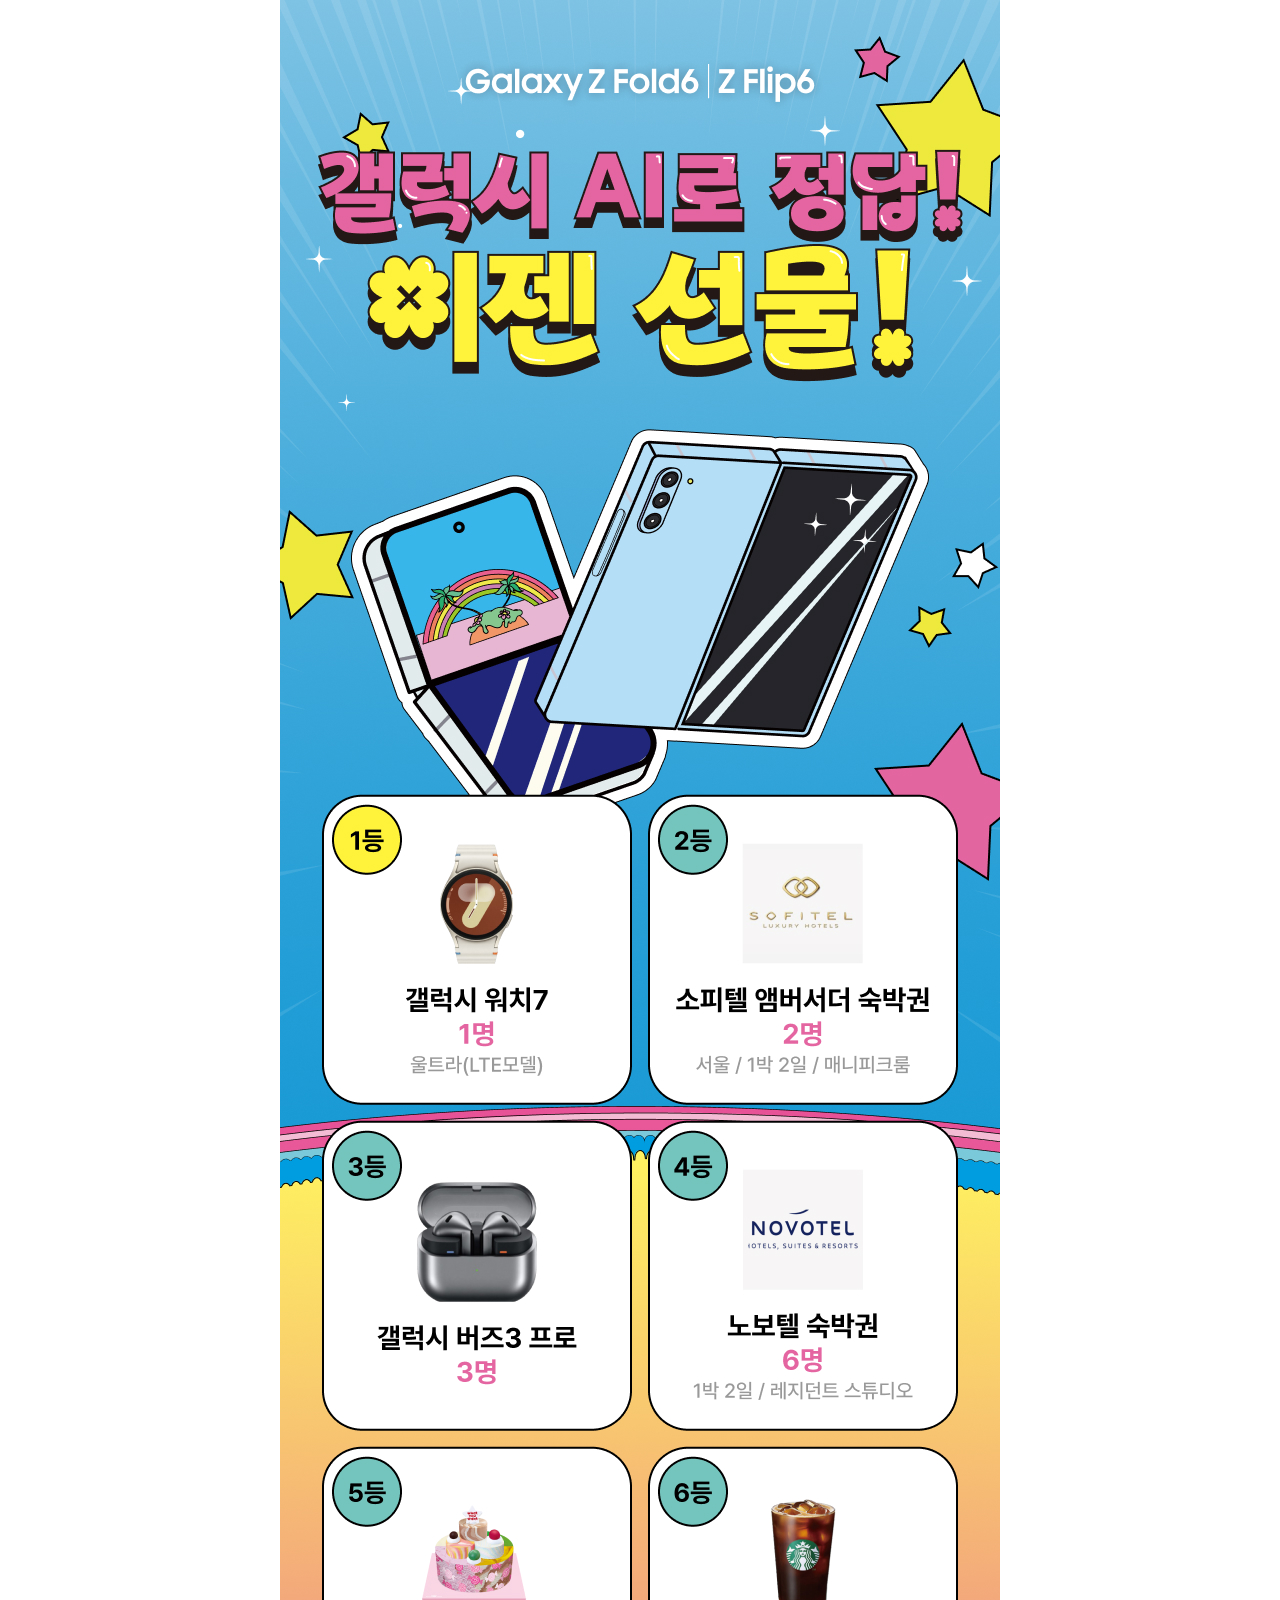
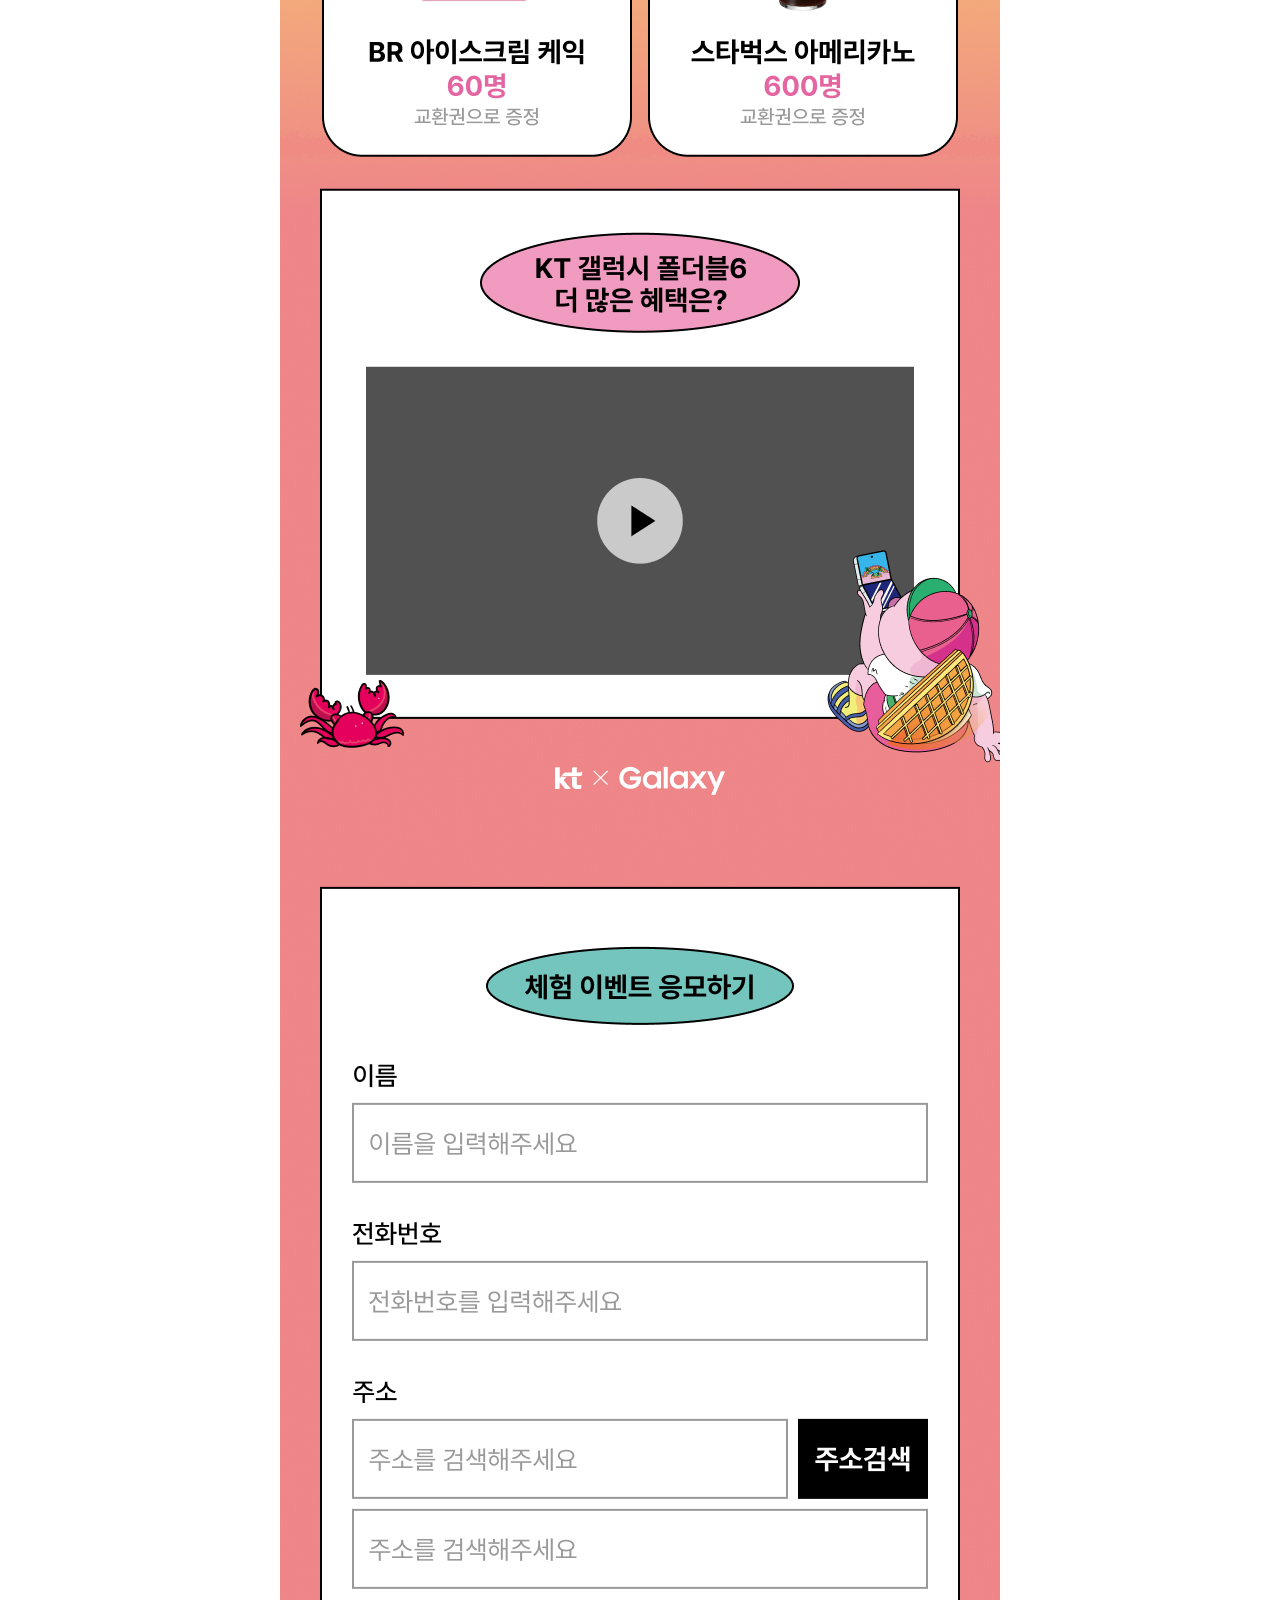
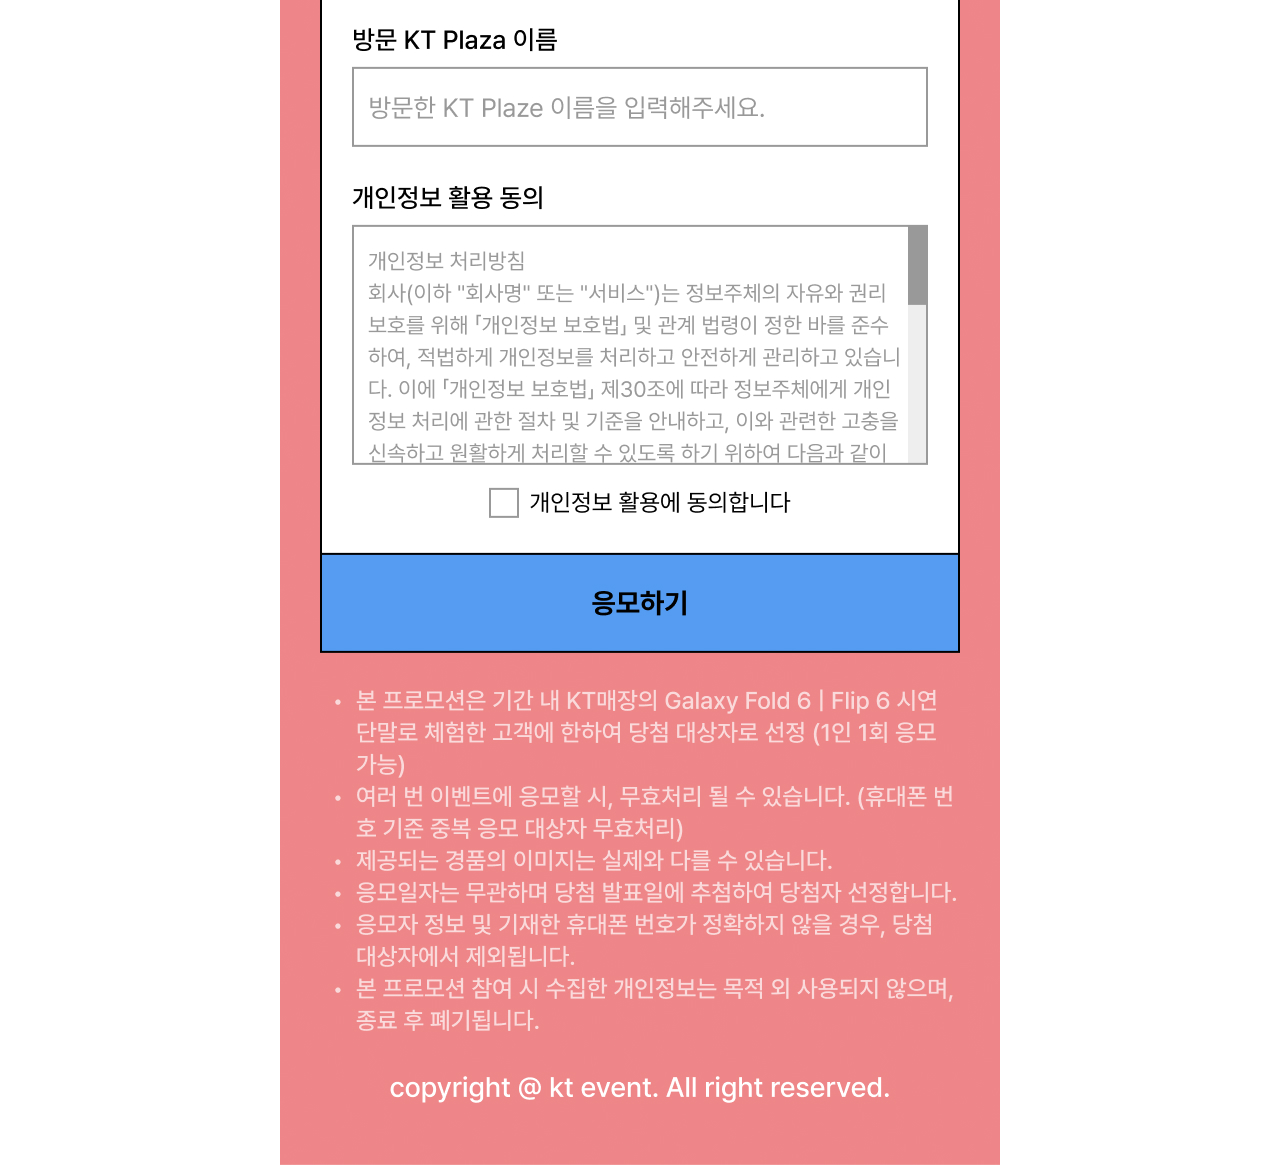
<file: index.html>
<!DOCTYPE html>
<html lang="en">
<head>
    <meta charset="UTF-8">
    <meta name="viewport" content="width=device-width, initial-scale=1.0">
    <title>Document</title>
    <style>
        *{margin: 0; padding: 0;}
        body{display: flex; align-items: center; justify-content: center;}
        img{ width: 100%; max-width: 720px;}
    </style>
</head>
<body>
    <img src="main-1-2.jpg" style="margin: auto;">
</body>
</html>
</file>
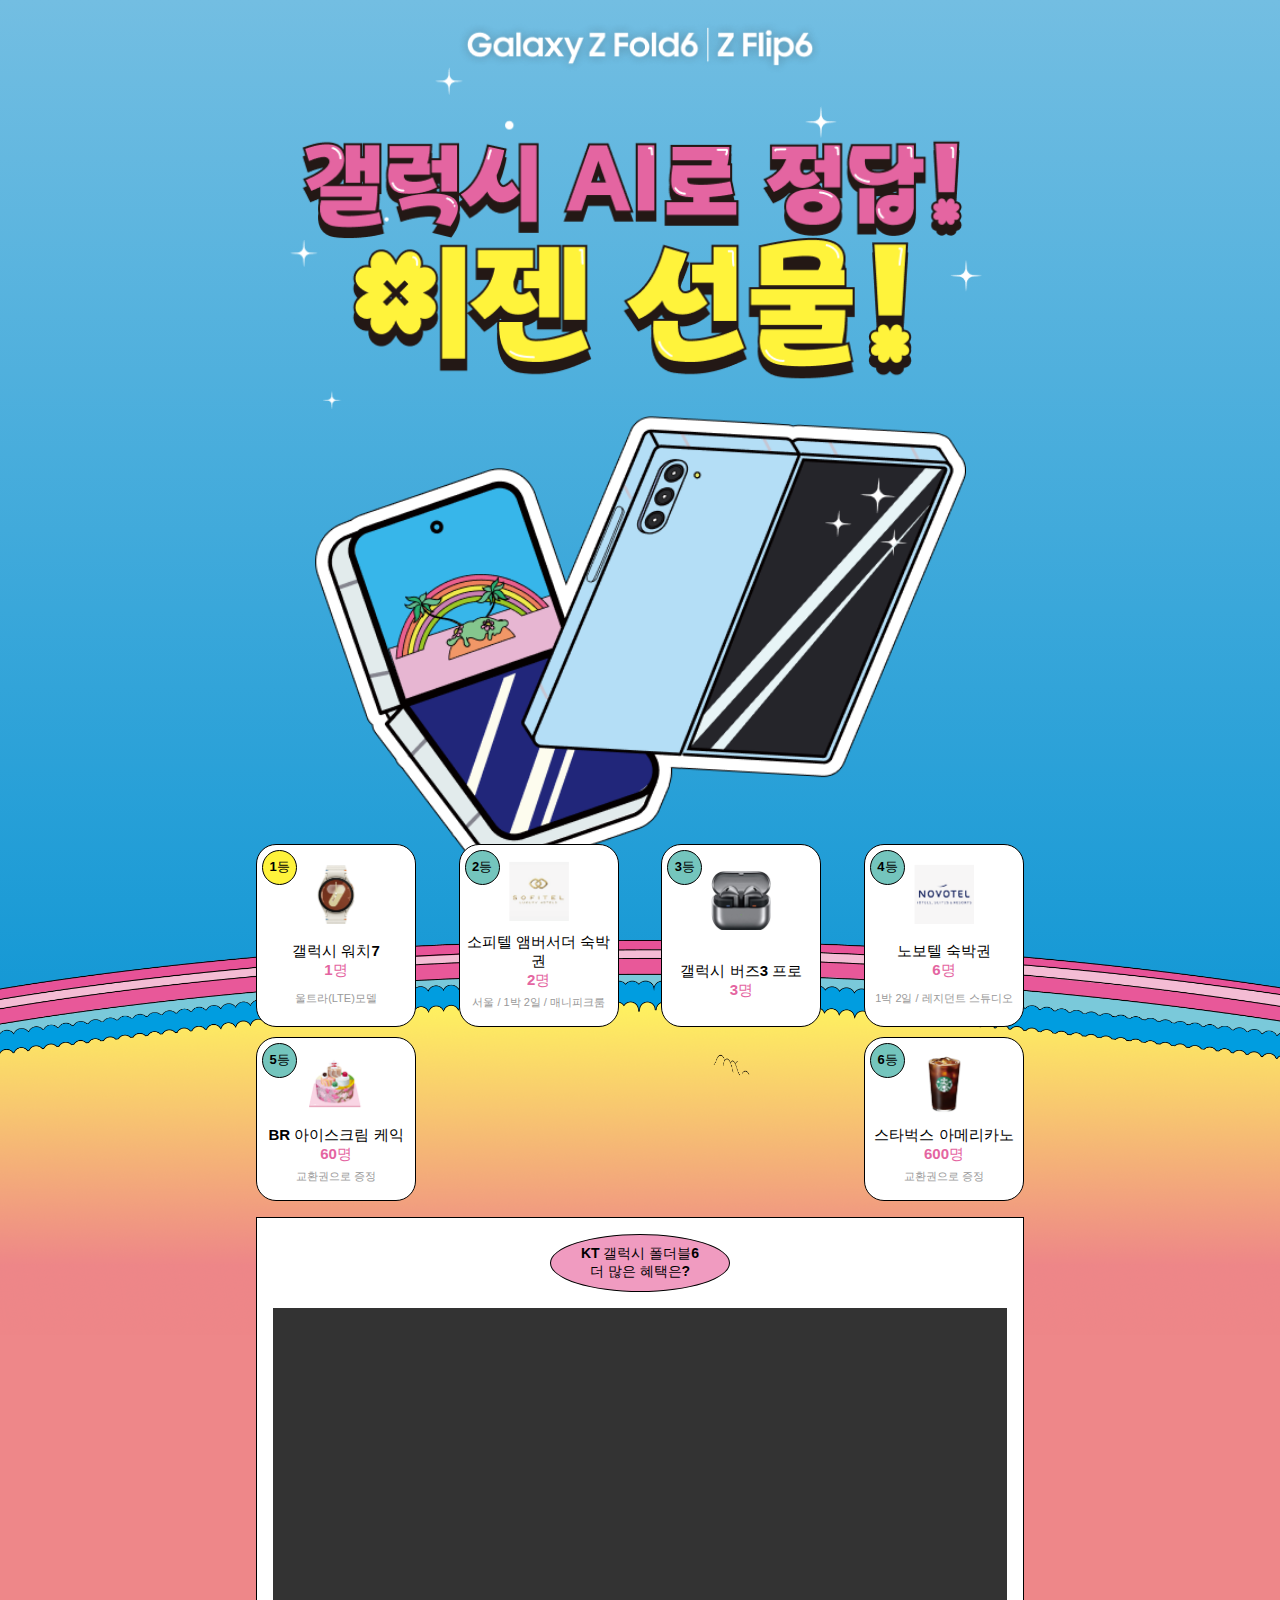
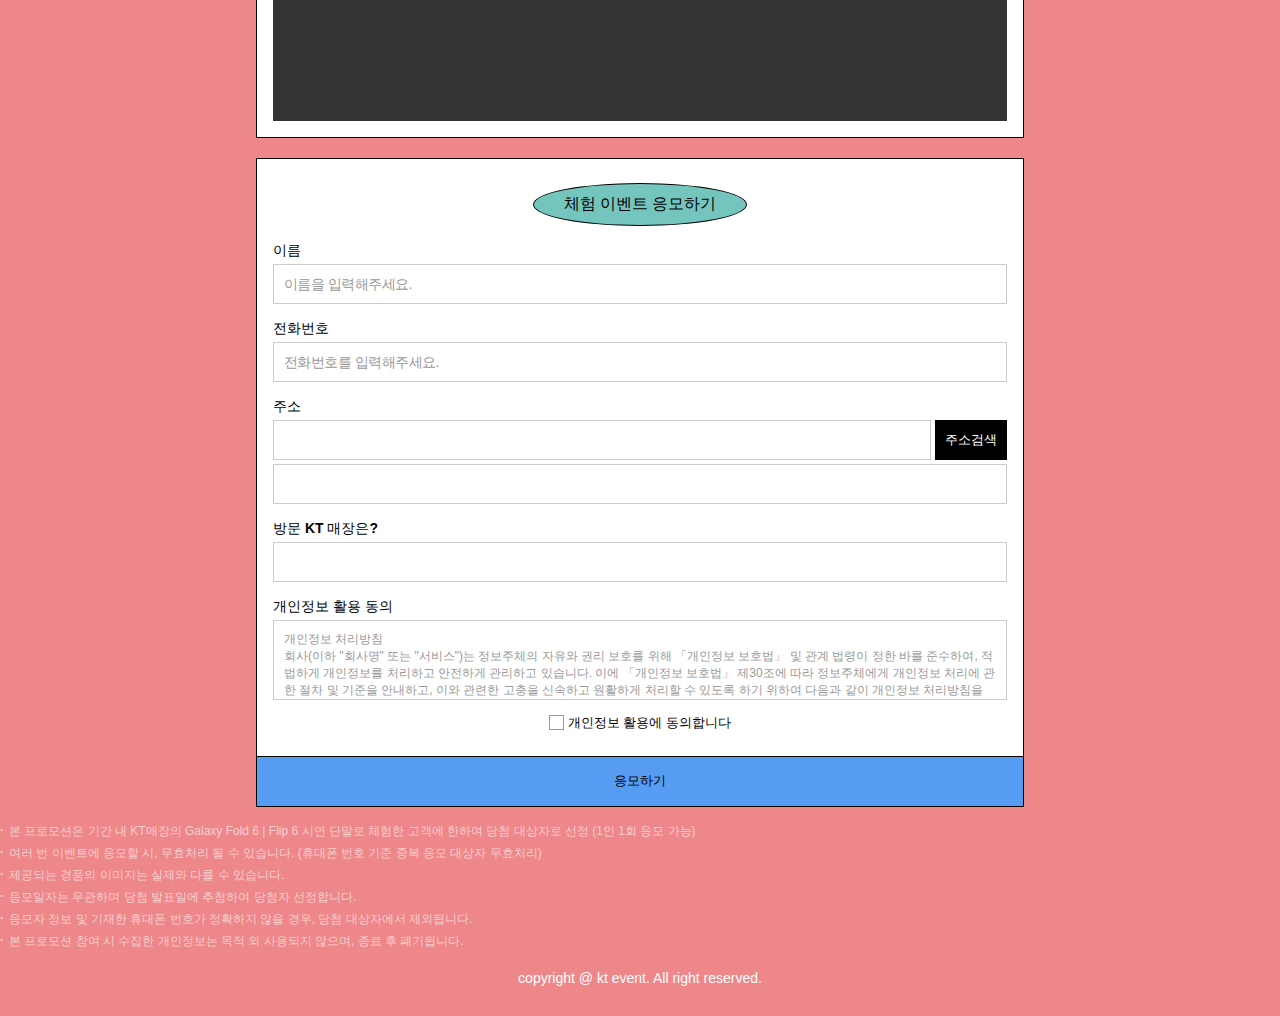
<file: user/index.html>
<!DOCTYPE html>
<html lang="ko">

<head>
    <meta charset="UTF-8">
    <meta name="viewport" content="width=device-width, initial-scale=1.0">
    <title>Document</title>
    <script src="https://code.jquery.com/jquery-3.7.1.js"></script>
    <script src="https://code.jquery.com/jquery-3.6.0.min.js"></script>
    <link rel="stylesheet" href="css/style.css">
    <script src="js/script.js"></script>
</head>

<body>
    <main>
        <div class="visual">
            <div class="wrap">
                <div class="title">
                    <img src="img/pro-name.png">
                    <img src="img/title.png">
                </div>
                <div class="cont">
                    <img src="img/phone.png">
                    <div class="gift">
                        <div class="item">
                            <div class="rank first">1등</div>
                            <div class="gift-img">
                                <img src="img/gift-01.png">
                            </div>
                            <b>
                                갤럭시 워치7<br>
                                <span>1명</span>
                            </b>
                            <p>울트라(LTE)모델</p>
                        </div>
                        <div class="item">
                            <div class="rank">2등</div>
                            <div class="gift-img">
                                <img src="img/gift-02.png">
                            </div>
                            <b>
                                소피텔 앰버서더 숙박권<br>
                                <span>2명</span>
                            </b>
                            <p>서울 / 1박 2일 / 매니피크룸</p>
                        </div>
                        <div class="item">
                            <div class="rank">3등</div>
                            <div class="gift-img">
                                <img src="img/gift-03.png">
                            </div>
                            <b>
                                갤럭시 버즈3 프로<br>
                                <span>3명</span>
                            </b>
                        </div>
                        <div class="item">
                            <div class="rank">4등</div>
                            <div class="gift-img">
                                <img src="img/gift-04.png">
                            </div>
                            <b>
                                노보텔 숙박권<br>
                                <span>6명</span>
                            </b>
                            <p>1박 2일 / 레지던트 스튜디오</p>
                        </div>
                        <div class="item">
                            <div class="rank">5등</div>
                            <div class="gift-img">
                                <img src="img/gift-05.png">
                            </div>
                            <b>
                                BR 아이스크림 케익<br>
                                <span>60명</span>
                            </b>
                            <p>교환권으로 증정</p>
                        </div>
                        <div class="item">
                            <div class="rank">6등</div>
                            <div class="gift-img">
                                <img src="img/gift-06.png">
                            </div>
                            <b>
                                스타벅스 아메리카노<br>
                                <span>600명</span>
                            </b>
                            <p>교환권으로 증정</p>
                        </div>
                    </div>
                    <div class="mov">
                        <div class="title">
                            KT 갤럭시 폴더블6<br>
                            더 많은 혜택은?
                        </div>
                        <div class="mov-wrap">
                            <iframe width="560" height="315" src="https://www.youtube.com/embed/qMHX3WZ0X0w?si=vw4Php6nLf-pz47n" title="YouTube video player" frameborder="0" allow="accelerometer; autoplay; clipboard-write; encrypted-media; gyroscope; picture-in-picture; web-share" referrerpolicy="strict-origin-when-cross-origin" allowfullscreen></iframe>
                        </div>
                    </div>
                </div>
            </div>
        </div>
        <div class="form">
            <div class="wrap">
                <a name="entry"></a>
                <form id="entry-form">
                    <div class="cont">
                        <h3>체험 이벤트 응모하기</h3>
                        <div class="label">
                            <b>이름</b>
                            <input type="text" id="name" placeholder="이름을 입력해주세요.">
                        </div>
                        <div class="label">
                            <b>전화번호</b>
                            <input type="text" id="phone" placeholder="전화번호를 입력해주세요.">
                        </div>
                        <div class="label">
                            <b>주소</b>
                            <div class="fbox">
                                <input type="text" id="address">
                                <button class="btn location">주소검색</button>
                            </div>
                            <input type="text" id="address2">
                        </div>
                        <div class="label">
                            <b>방문 KT 매장은?</b>
                            <input type="text" id="spot">
                        </div>
                        <div class="label">
                            <b>개인정보 활용 동의</b>
                            <p class="textarea">
                                개인정보 처리방침<br>
                                회사(이하 "회사명" 또는 "서비스")는 정보주체의 자유와 권리 보호를 위해 「개인정보 보호법」 및 관계 법령이 정한 바를 준수하여, 적법하게 개인정보를
                                처리하고
                                안전하게 관리하고 있습니다. 이에 「개인정보 보호법」 제30조에 따라 정보주체에게 개인정보 처리에 관한 절차 및 기준을 안내하고, 이와 관련한 고충을 신속하고
                                원활하게 처리할 수 있도록 하기 위하여 다음과 같이 개인정보 처리방침을 수립하며 공개합니다.
                            </p>
                            <label class="checkbox">
                                <input type="checkbox" id="privacy">개인정보 활용에 동의합니다
                            </label>
                        </div>
                        <div class="error" style="display: none;">

                        </div>
                    </div>
                    <div class="btn">
                        <button type="submit">응모하기</button>
                    </div>
                </form>
            </div>
            <ol>
                <li>본 프로모션은 기간 내 KT매장의 Galaxy Fold 6 | Flip 6 시연 단말로 체험한 고객에 한하여 당첨 대상자로 선정 (1인 1회 응모 가능)</li>
                <li>여러 번 이벤트에 응모할 시, 무효처리 될 수 있습니다. (휴대폰 번호 기준 중복 응모 대상자 무효처리)</li>
                <li>제공되는 경품의 이미지는 실제와 다를 수 있습니다.</li>
                <li>응모일자는 무관하며 당첨 발표일에 추첨하여 당첨자 선정합니다.</li>
                <li>응모자 정보 및 기재한 휴대폰 번호가 정확하지 않을 경우, 당첨 대상자에서 제외됩니다.</li>
                <li>본 프로모션 참여 시 수집한 개인정보는 목적 외 사용되지 않으며, 종료 후 폐기됩니다.</li>
            </ol>
            <div class="copy">
                copyright @ kt event. All right reserved.
            </div>
        </div>
    </main>
</body>

</html>
</file>
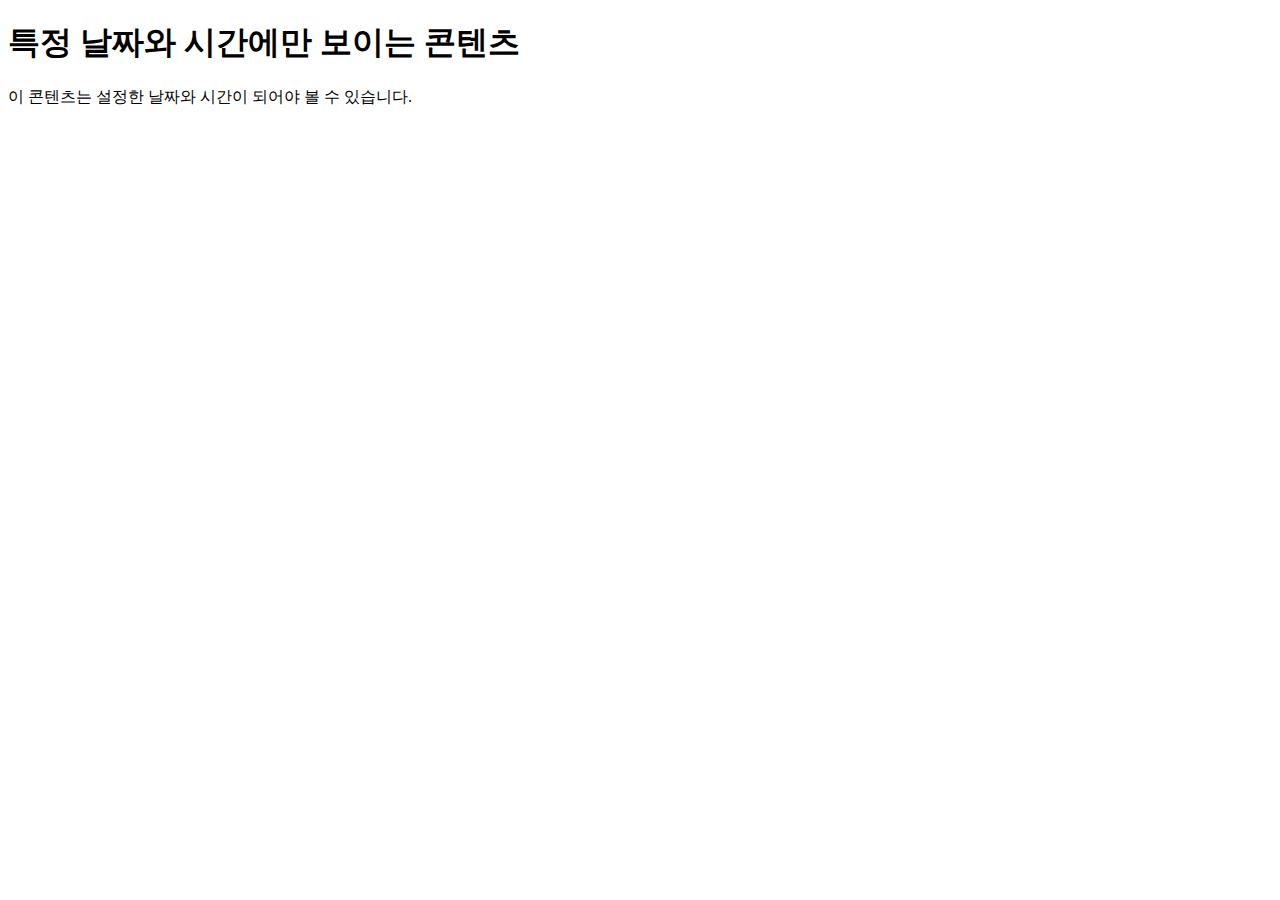
<file: test.html>
<!DOCTYPE html>
<html lang="en">
<head>
    <meta charset="UTF-8">
    <meta name="viewport" content="width=device-width, initial-scale=1.0">
    <title>Time-Based Content</title>
</head>
<body>
    <div id="container">
        <!-- 여기에 콘텐츠가 동적으로 추가됩니다 -->
    </div>

    <script>
        // 현재 날짜와 시간을 가져옵니다
        const now = new Date();

        // 특정 날짜와 시간을 설정합니다 (예: 2024년 7월 4일 오후 3시 0분 0초)
        const targetDate = new Date('2024-07-03T09:27:30');

        // 현재 시간이 설정한 시간 이후인지 확인합니다
        if (now >= targetDate) {
            // 현재 시간이 설정한 시간 이후라면 콘텐츠를 추가합니다
            const content = `
                <div id="content">
                    <h1>특정 날짜와 시간에만 보이는 콘텐츠</h1>
                    <p>이 콘텐츠는 설정한 날짜와 시간이 되어야 볼 수 있습니다.</p>
                </div>
            `;
            document.getElementById('container').innerHTML = content;
        }
    </script>
</body>
</html>
</file>
<file: user/css/style.css>
@font-face {
    font-family: 'Pretendard-Regular';
    src: url('https://fastly.jsdelivr.net/gh/Project-Noonnu/noonfonts_2107@1.1/Pretendard-Regular.woff') format('woff');
    font-weight: 400;
    font-style: normal;
}

@import url('https://cdn.jsdelivr.net/gh/orioncactus/pretendard/dist/web/static/pretendard-dynamic-subset.css');

* {
    margin: 0;
    padding: 0;
    list-style: none;
    text-decoration: none;
    box-sizing: border-box;
    font-synthesis: none !important;
}

html,
body {
    font-family: 'Pretendard', sans-serif;
    font-size: 10px;
}

a {
    color: inherit;
    cursor: pointer;
}

input,
select {
    border: none;
    -webkit-appearance: none;
    -moz-appearance: none;
    appearance: none;
}

input:focus,
select:focus {
    outline: none;
}

button {
    font-family: inherit;

    background: transparent;
    outline: none;
    border: none;

    cursor: pointer;
}

/**/

main {}

.visual {
    position: relative;
    width: 100%;
    min-height: 100vh;
    overflow: hidden;

    display: block;

    background:
        url('../img/ground.png') center 70%,
        linear-gradient(to bottom, #73BEE2, #0090D2 70%, #EE8789 71%);
    background-size: contain;
    background-repeat: no-repeat;
}

.wrap {
    max-width: 800px;
    margin: auto;
    padding: 0 16px;
}

img {
    max-width: 100%;
}

.visual .title {
    padding: 16px;

    display: flex;
    flex-wrap: wrap;
    justify-content: center;
    align-items: center;
}

.visual .title img:first-child {
    width: 50%;
}

.visual .title img:last-child {
    width: 107%;
    max-width: 107%;
    margin-top: -10px;
}

.visual .cont {
    margin-top: -10px;

    display: flex;
    flex-wrap: wrap;
    justify-content: center;
    align-items: center;
}

.visual .cont>img {
    width: 85%;
}

.gift {
    width: 100%;
    margin-top: -30px;
    margin-bottom: 16px;

    display: flex;
    justify-content: space-between;
    flex-wrap: wrap;
    row-gap: 10px;
}

.gift .item {
    position: relative;
    padding: 16px 0;
    width: 160px;

    display: flex;
    flex-wrap: wrap;
    align-items: center;

    text-align: center;

    background: #fff;
    border: solid 1px #000;
    border-radius: 20px;
}

.gift .item .rank {
    position: absolute;
    top: 5px;
    left: 5px;

    width: 35px;
    height: 35px;

    display: flex;
    justify-content: center;
    align-items: center;

    font-size: 1.3rem;
    font-weight: 900;

    background-color: #74C5BD;
    border: solid 1px #000;
    border-radius: 50%;
}

.gift .item .rank.first {
    background-color: #FFF33B;
}

.gift .item .gift-img {
    width: 100%;
    height: 60px;
    margin: 0 auto 12px;
}

.gift .item .gift-img img {
    height: 100%;
    width: auto;
}

.gift .item b {
    width: 100%;
    margin-bottom: 5px;

    display: block;

    font-size: 1.5rem;
}

.gift .item b:last-child {
    margin-bottom: 0;
}

.gift .item b span {
    color: #E465A1;
}

.gift .item p {
    width: 100%;

    font-size: 1.1rem;

    color: #999;
}

.gift .item p.none {
    opacity: 0;
}

.mov {
    position: relative;

    width: 100%;
    padding: 16px;
    background-color: #fff;
    border: solid 1px #000;
}

.mov .title {
    width: fit-content;
    padding: 10px 30px;
    margin: 0 auto 16px;

    font-size: 1.4rem;
    font-weight: bold;

    text-align: center;
    border-radius: 50%;
    background-color: #F09BC0;
    border: solid 1px #000;
}

.mov .mov-wrap {
    position: relative;
    width: 100%;
    padding-top: 56.25%;
    background-color: #333;
}

.mov .mov-wrap iframe{
    position: absolute;
    top: 0;
    left: 0;
    width: 100%;
    height: 100%;
}

.form {
    position: relative;
    width: 100%;
    padding: 20px 0 30px;

    background: #EE8789;
}

.form form {
    background-color: #fff;
    border: solid 1px #000;
}

.form form .cont {
    padding: 24px 16px;

    display: flex;
    flex-wrap: wrap;
    row-gap: 16px;
    border-bottom: none;

}

.form h3 {
    padding: 10px 30px;
    margin: auto;

    display: inline-block;

    font-size: 1.6rem;

    background-color: #74C5BD;
    border: solid 1px #000;
    border-radius: 50%;
}

.form .label {
    width: 100%;

    display: flex;
    flex-wrap: wrap;
    row-gap: 4px;
}

.form .label b {
    width: 100%;

    display: block;
    font-size: 1.4rem;
}

.form .label input[type="text"] {
    width: 100%;
    height: 40px;
    padding: 10px;

    font-size: 1.4rem;
    font-weight: 500;
    letter-spacing: -0.4pt;

    border: solid 1px #ccc;

    transition: all .2s;
}

.form .label input[type="text"]::placeholder {
    color: #999;
}

.form .label input[type="text"]:focus {
    border-color: #000;
}

.form .label .fbox {
    width: 100%;
    display: flex;
    align-items: center;
    gap: 4px;
}

.form .label .fbox .btn {
    height: 100%;
    padding: 0 10px;
    display: inline-block;
    text-align: center;
    word-break: keep-all;
    color: #fff;
    background-color: #000;
}

.form .label p.textarea {
    width: 100%;
    height: 80px;
    padding: 10px;
    margin-bottom: 10px;
    overflow-y: scroll;

    font-size: 1.2rem;

    color: #999;
    border: solid 1px #ccc;
}

.form .checkbox {
    width: 100%;

    display: flex;
    justify-content: center;
    align-items: center;
    gap: 4px;

    font-size: 1.3rem;
}

.form .checkbox input[type="checkbox"] {
    width: 15px;
    height: 15px;
    border: solid 1px #999;
}

.form .checkbox input[type="checkbox"]::after {
    content: '✔';

    width: 100%;
    height: 100%;

    display: flex;
    justify-content: center;
    align-items: center;

    color: #fff;
}

.form .checkbox input[type="checkbox"]:checked {
    background-color: #000;
    border-color: #000;
}

.form .error {
    width: 100%;

    font-size: 1.3rem;
    text-align: center;

    color: #ff003e;
}

.form .btn button {
    width: 100%;
    height: 50px;

    font-weight: bold;

    color: #000;
    background-color: #559CF2;
    border-top: solid 1px #000;
}

.form ol {
    padding: 16px 0 0;
}

.form ol li {
    display: flex;
    gap: 5px;

    font-size: 1.2rem;
    color: rgba(255, 255, 255, 0.6);
    margin-bottom: 5px;
}

.form ol li:last-child {
    margin-bottom: 0;
}

.form ol li::before {
    content: '·';
    font-size: 1.2rem;
    font-weight: 900;
    ;
}

.form .copy {
    padding-top: 20px;

    font-size: 1.4rem;
    text-align: center;

    color: #fff;
}
</file>
